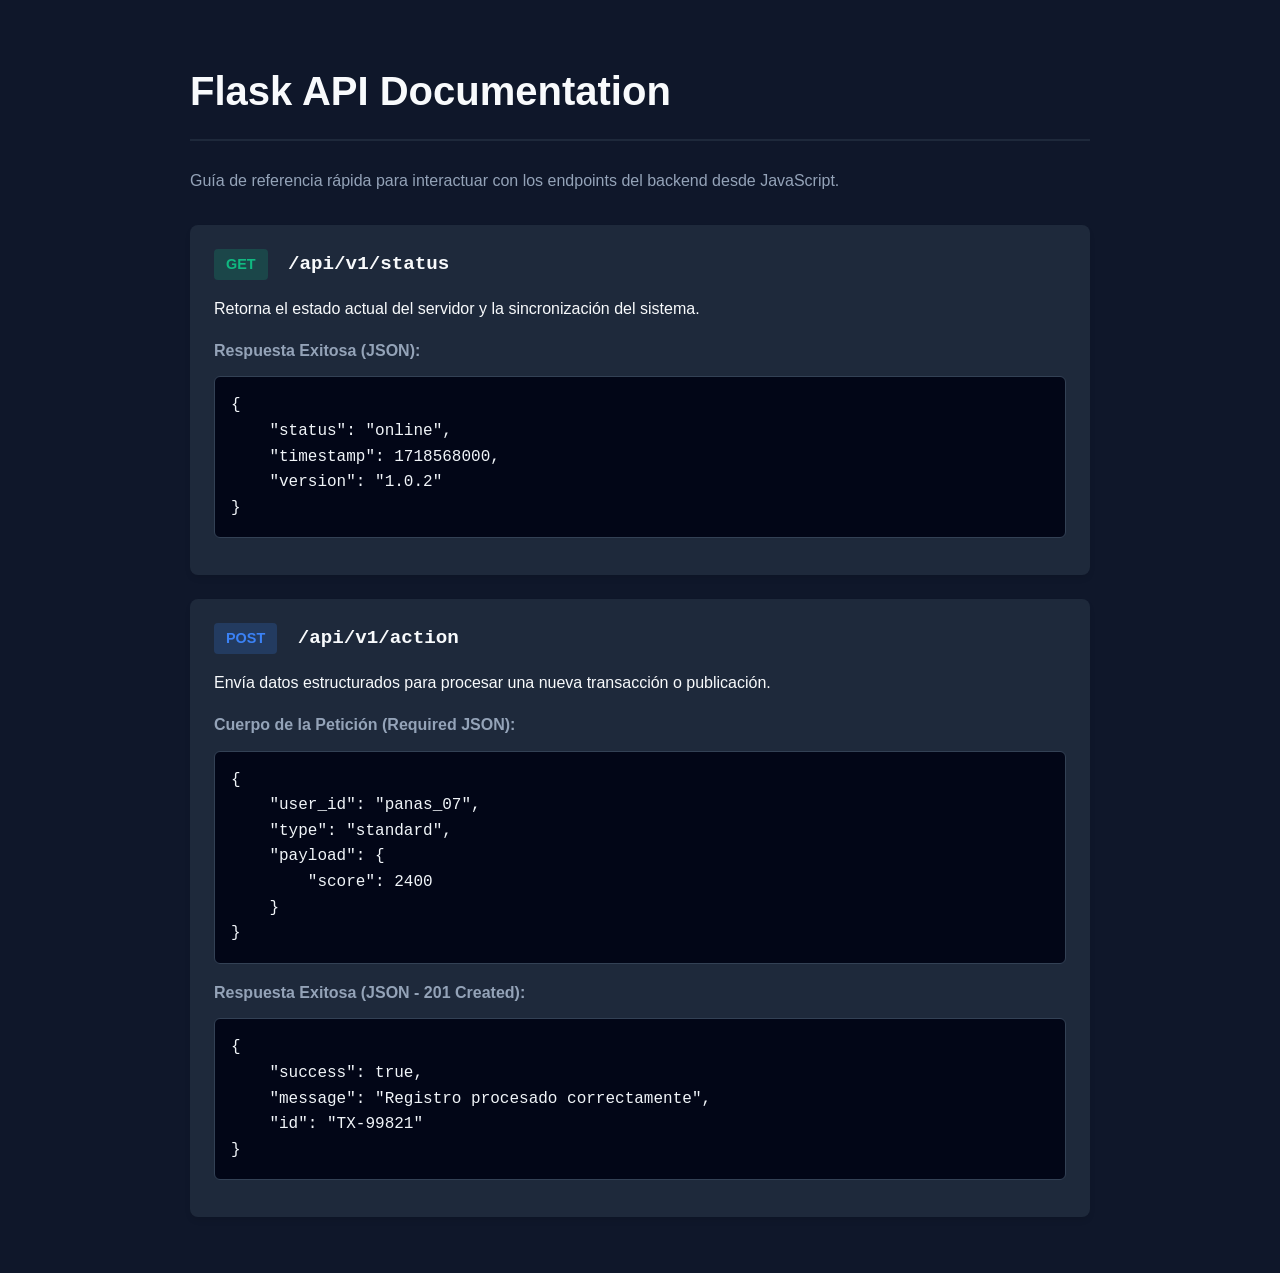
<file: MÓDULO 4/Documents/API/index.html>
<!DOCTYPE html>
<html lang="es">
<head>
    <meta charset="UTF-8">
    <meta name="viewport" content="width=device-width, initial-scale=1.0">
    <title>API Documentation - Core Services</title>
    <style>
        :root {
            --bg-color: #0f172a;
            --card-bg: #1e293b;
            --text-main: #f8fafc;
            --text-muted: #94a3b8;
            --accent-get: #10b981;
            --accent-post: #3b82f6;
            --code-bg: #020617;
        }

        body {
            font-family: 'Segoe UI', Tahoma, Geneva, Verdana, sans-serif;
            background-color: var(--bg-color);
            color: var(--text-main);
            margin: 0;
            padding: 2rem;
            line-height: 1.6;
        }

        .container {
            max-width: 900px;
            margin: 0 auto;
        }

        h1 {
            border-bottom: 2px solid var(--card-bg);
            padding-bottom: 1rem;
            font-size: 2.5rem;
        }

        .description {
            color: var(--text-muted);
            margin-bottom: 2rem;
        }

        .endpoint-card {
            background-color: var(--card-bg);
            border-radius: 8px;
            padding: 1.5rem;
            margin-bottom: 1.5rem;
            box-shadow: 0 4px 6px -1px rgba(0, 0, 0, 0.1);
        }

        .badge {
            display: inline-block;
            padding: 0.25rem 0.75rem;
            border-radius: 4px;
            font-weight: bold;
            font-size: 0.9rem;
            margin-right: 1rem;
        }

        .badge-get { background-color: rgba(16, 185, 129, 0.2); color: var(--accent-get); }
        .badge-post { background-color: rgba(59, 130, 246, 0.2); color: var(--accent-post); }

        .route {
            font-family: 'Courier New', Courier, monospace;
            font-size: 1.2rem;
            font-weight: bold;
        }

        pre {
            background-color: var(--code-bg);
            padding: 1rem;
            border-radius: 6px;
            overflow-x: auto;
            border: 1px solid #334155;
        }

        code {
            font-family: 'Fira Code', Consolas, Monaco, monospace;
            color: #f1f5f9;
        }

        .params-title {
            margin-top: 1rem;
            font-weight: 600;
            color: var(--text-muted);
        }
    </style>
</head>
<body>

    <div class="container">
        <h1>Flask API Documentation</h1>
        <p class="description">Guía de referencia rápida para interactuar con los endpoints del backend desde JavaScript.</p>

        <div class="endpoint-card">
            <div>
                <span class="badge badge-get">GET</span>
                <span class="route">/api/v1/status</span>
            </div>
            <p>Retorna el estado actual del servidor y la sincronización del sistema.</p>
            
            <div class="params-title">Respuesta Exitosa (JSON):</div>
            <pre><code>{
    "status": "online",
    "timestamp": 1718568000,
    "version": "1.0.2"
}</code></pre>
        </div>

        <div class="endpoint-card">
            <div>
                <span class="badge badge-post">POST</span>
                <span class="route">/api/v1/action</span>
            </div>
            <p>Envía datos estructurados para procesar una nueva transacción o publicación.</p>
            
            <div class="params-title">Cuerpo de la Petición (Required JSON):</div>
            <pre><code>{
    "user_id": "panas_07",
    "type": "standard",
    "payload": {
        "score": 2400
    }
}</code></pre>

            <div class="params-title">Respuesta Exitosa (JSON - 201 Created):</div>
            <pre><code>{
    "success": true,
    "message": "Registro procesado correctamente",
    "id": "TX-99821"
}</code></pre>
        </div>
    </div>

</body>
</html>
</file>
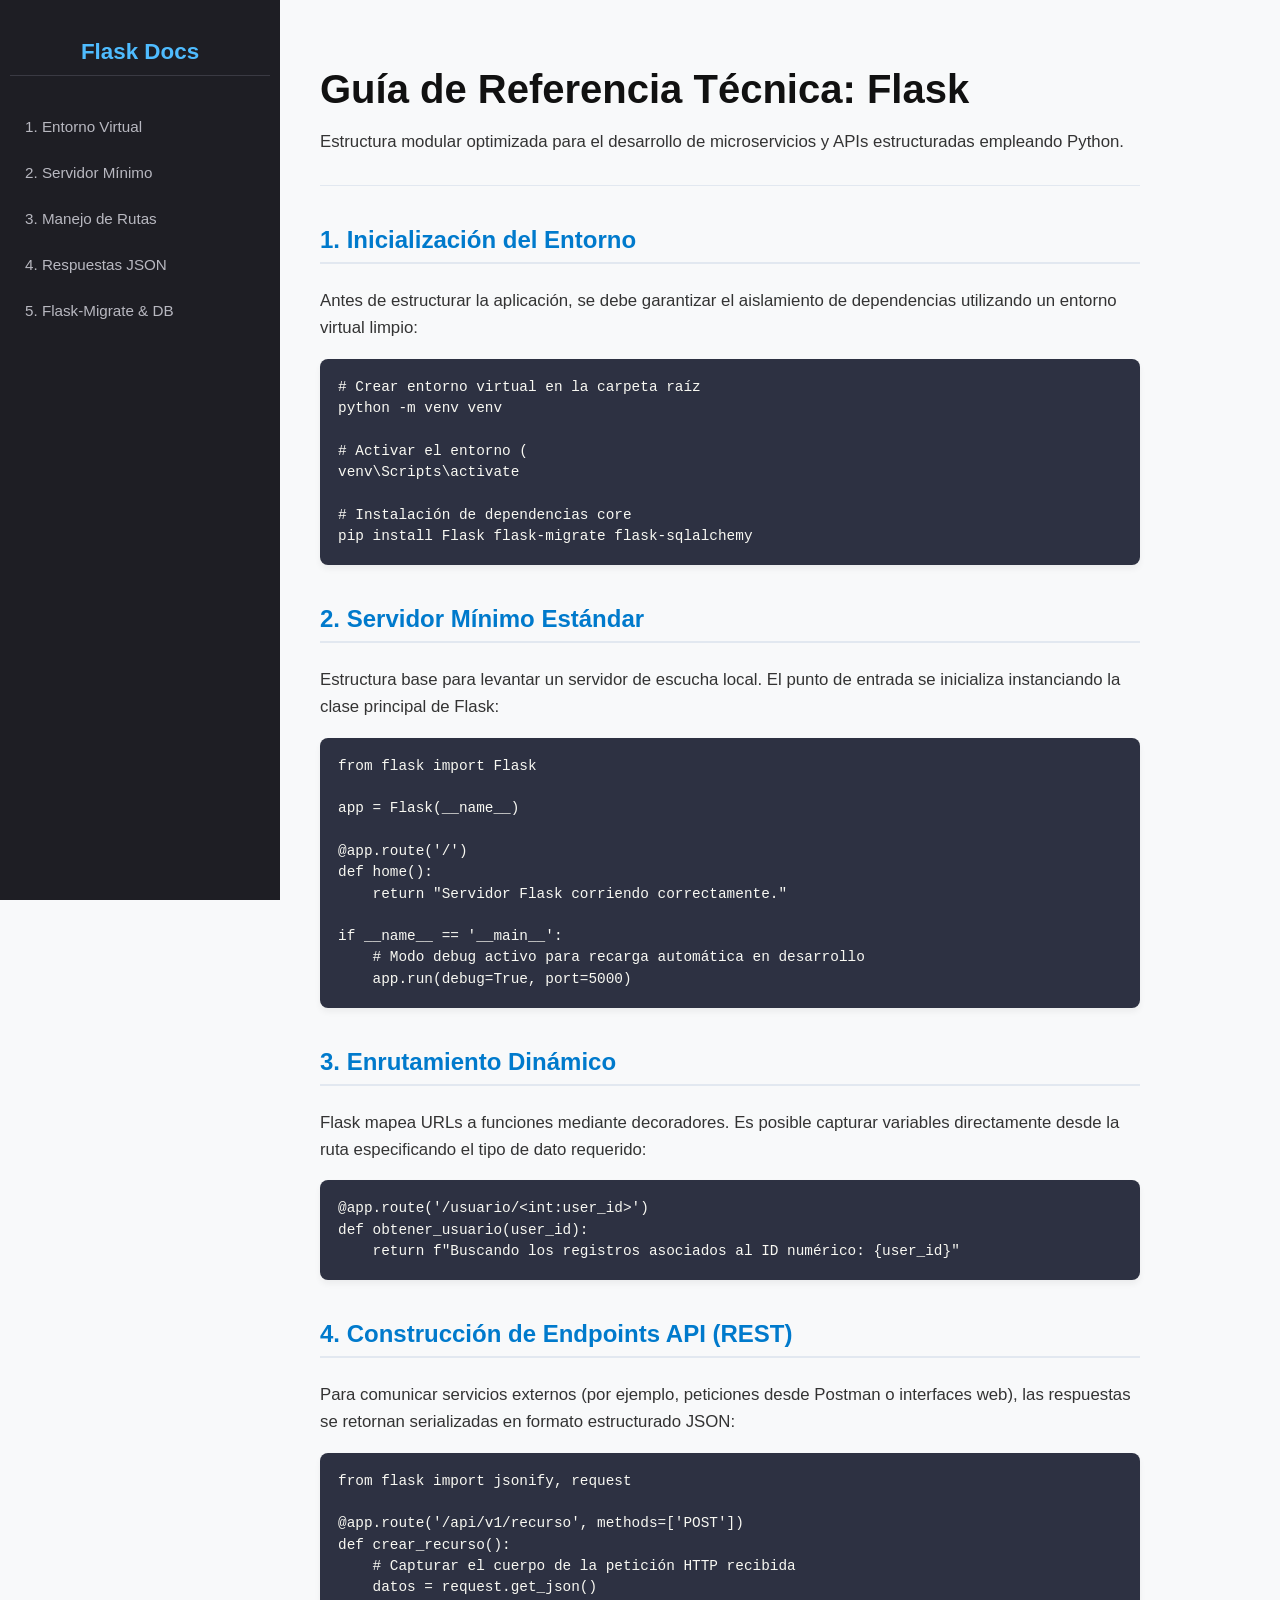
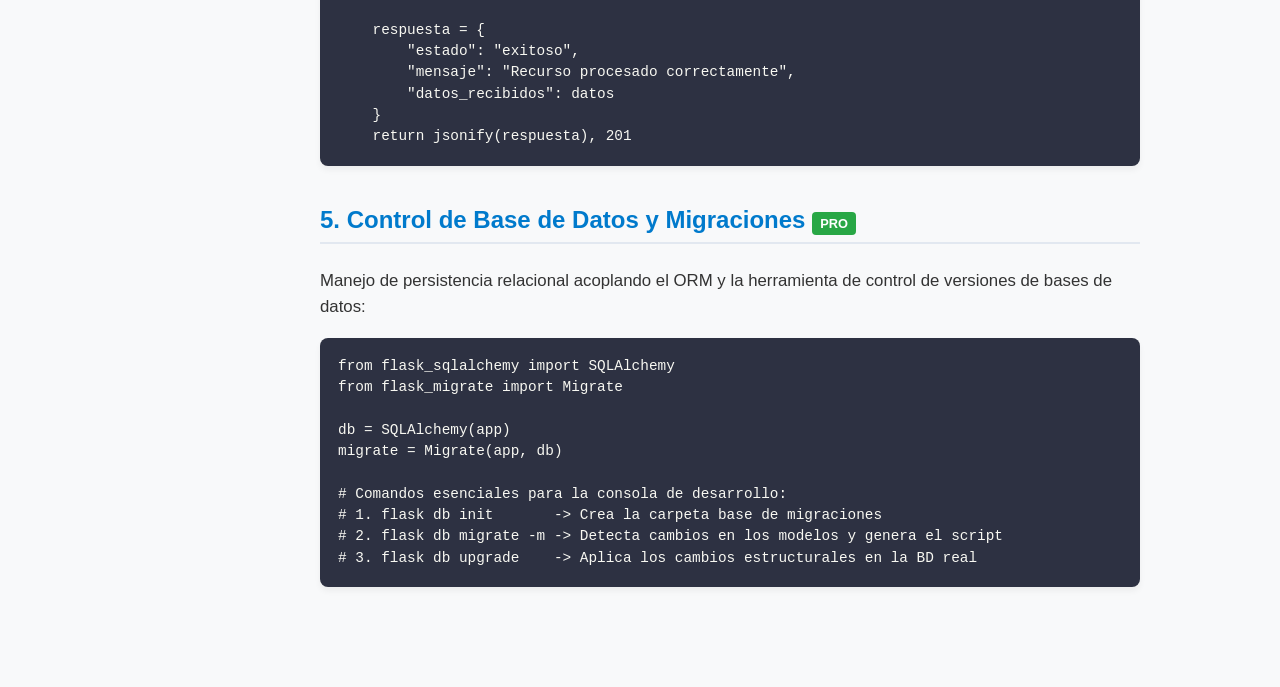
<file: MÓDULO 4/Documents/FLASK/index.html>
<!DOCTYPE html>
<html lang="es">
<head>
    <meta charset="UTF-8">
    <meta name="viewport" content="width=device-width, initial-scale=1.0">
    <title>Documentación Personal: Python Flask API</title>
    <style>
        :root {
            --bg-color: #f8f9fa;
            --sidebar-bg: #1e1e24;
            --sidebar-text: #ffffff;
            --text-color: #333333;
            --accent-color: #007acc;
            --code-bg: #2d3142;
        }

        body {
            font-family: 'Segoe UI', Tahoma, Geneva, Verdana, sans-serif;
            margin: 0;
            padding: 0;
            background-color: var(--bg-color);
            color: var(--text-color);
            display: flex;
        }

        /* Barra Lateral */
        nav {
            width: 280px;
            background-color: var(--sidebar-bg);
            color: var(--sidebar-text);
            height: 100vh;
            position: fixed;
            top: 0;
            left: 0;
            overflow-y: auto;
            padding: 20px 10px;
            box-sizing: border-box;
        }

        nav h2 {
            text-align: center;
            font-size: 1.4rem;
            margin-bottom: 30px;
            color: #4fbcff;
            border-bottom: 1px solid #3a3a43;
            padding-bottom: 10px;
        }

        nav a {
            display: block;
            color: #b8b8c0;
            padding: 12px 15px;
            text-decoration: none;
            border-radius: 6px;
            margin-bottom: 5px;
            font-size: 0.95rem;
            transition: all 0.2s ease;
        }

        nav a:hover {
            background-color: #2b2b36;
            color: var(--sidebar-text);
            padding-left: 20px;
        }

    
        main {
            margin-left: 280px;
            padding: 40px;
            max-width: 900px;
            width: 100%;
            box-sizing: border-box;
        }

        h1 {
            font-size: 2.5rem;
            color: #111;
            margin-bottom: 10px;
        }

        h3 {
            font-size: 1.5rem;
            color: var(--accent-color);
            margin-top: 40px;
            border-bottom: 2px solid #e2e8f0;
            padding-bottom: 8px;
        }

        p {
            line-height: 1.6;
            font-size: 1.05rem;
        }

       
        pre {
            background-color: var(--code-bg);
            color: #f8f8f2;
            padding: 18px;
            border-radius: 8px;
            overflow-x: auto;
            font-family: 'Consolas', 'Courier New', monospace;
            font-size: 0.95rem;
            box-shadow: 0 4px 6px rgba(0,0,0,0.05);
            line-height: 1.4;
        }

        code {
            font-family: 'Consolas', monospace;
            background-color: #e9ecef;
            color: #d63384;
            padding: 2px 6px;
            border-radius: 4px;
            font-size: 0.9rem;
        }

        pre code {
            background-color: transparent;
            color: inherit;
            padding: 0;
        }

        .badge {
            background-color: #28a745;
            color: white;
            padding: 4px 8px;
            border-radius: 4px;
            font-size: 0.8rem;
            font-weight: bold;
        }
    </style>
</head>
<body>

    
    <nav>
        <h2>Flask Docs</h2>
        <a href="#entorno">1. Entorno Virtual</a>
        <a href="#estructura">2. Servidor Mínimo</a>
        <a href="#rutas">3. Manejo de Rutas</a>
        <a href="#api">4. Respuestas JSON</a>
        <a href="#migraciones">5. Flask-Migrate & DB</a>
    </nav>

    
    <main>
        <h1>Guía de Referencia Técnica: Flask</h1>
        <p>Estructura modular optimizada para el desarrollo de microservicios y APIs estructuradas empleando Python.</p>
        
        <hr style="border: 0; height: 1px; background: #e2e8f0; margin: 30px 0;">

        
        <section id="entorno">
            <h3>1. Inicialización del Entorno</h3>
            <p>Antes de estructurar la aplicación, se debe garantizar el aislamiento de dependencias utilizando un entorno virtual limpio:</p>
            <pre><code># Crear entorno virtual en la carpeta raíz
python -m venv venv

# Activar el entorno (
venv\Scripts\activate

# Instalación de dependencias core
pip install Flask flask-migrate flask-sqlalchemy</code></pre>
        </section>

      
        <section id="estructura">
            <h3>2. Servidor Mínimo Estándar</h3>
            <p>Estructura base para levantar un servidor de escucha local. El punto de entrada se inicializa instanciando la clase principal de Flask:</p>
            <pre><code>from flask import Flask

app = Flask(__name__)

@app.route('/')
def home():
    return "Servidor Flask corriendo correctamente."

if __name__ == '__main__':
    # Modo debug activo para recarga automática en desarrollo
    app.run(debug=True, port=5000)</code></pre>
        </section>

        
        <section id="rutas">
            <h3>3. Enrutamiento Dinámico</h3>
            <p>Flask mapea URLs a funciones mediante decoradores. Es posible capturar variables directamente desde la ruta especificando el tipo de dato requerido:</p>
            <pre><code>@app.route('/usuario/&lt;int:user_id&gt;')
def obtener_usuario(user_id):
    return f"Buscando los registros asociados al ID numérico: {user_id}"</code></pre>
        </section>

       
        <section id="api">
            <h3>4. Construcción de Endpoints API (REST)</h3>
            <p>Para comunicar servicios externos (por ejemplo, peticiones desde Postman o interfaces web), las respuestas se retornan serializadas en formato estructurado JSON:</p>
            <pre><code>from flask import jsonify, request

@app.route('/api/v1/recurso', methods=['POST'])
def crear_recurso():
    # Capturar el cuerpo de la petición HTTP recibida
    datos = request.get_json()
    
    respuesta = {
        "estado": "exitoso",
        "mensaje": "Recurso procesado correctamente",
        "datos_recibidos": datos
    }
    return jsonify(respuesta), 201</code></pre>
        </section>

      
        <section id="migraciones">
            <h3>5. Control de Base de Datos y Migraciones <span class="badge">PRO</span></h3>
            <p>Manejo de persistencia relacional acoplando el ORM y la herramienta de control de versiones de bases de datos:</p>
            <pre><code>from flask_sqlalchemy import SQLAlchemy
from flask_migrate import Migrate

db = SQLAlchemy(app)
migrate = Migrate(app, db)

# Comandos esenciales para la consola de desarrollo:
# 1. flask db init       -> Crea la carpeta base de migraciones
# 2. flask db migrate -m -> Detecta cambios en los modelos y genera el script
# 3. flask db upgrade    -> Aplica los cambios estructurales en la BD real</code></pre>
        </section>
    </main>

</body>
</html>
</file>
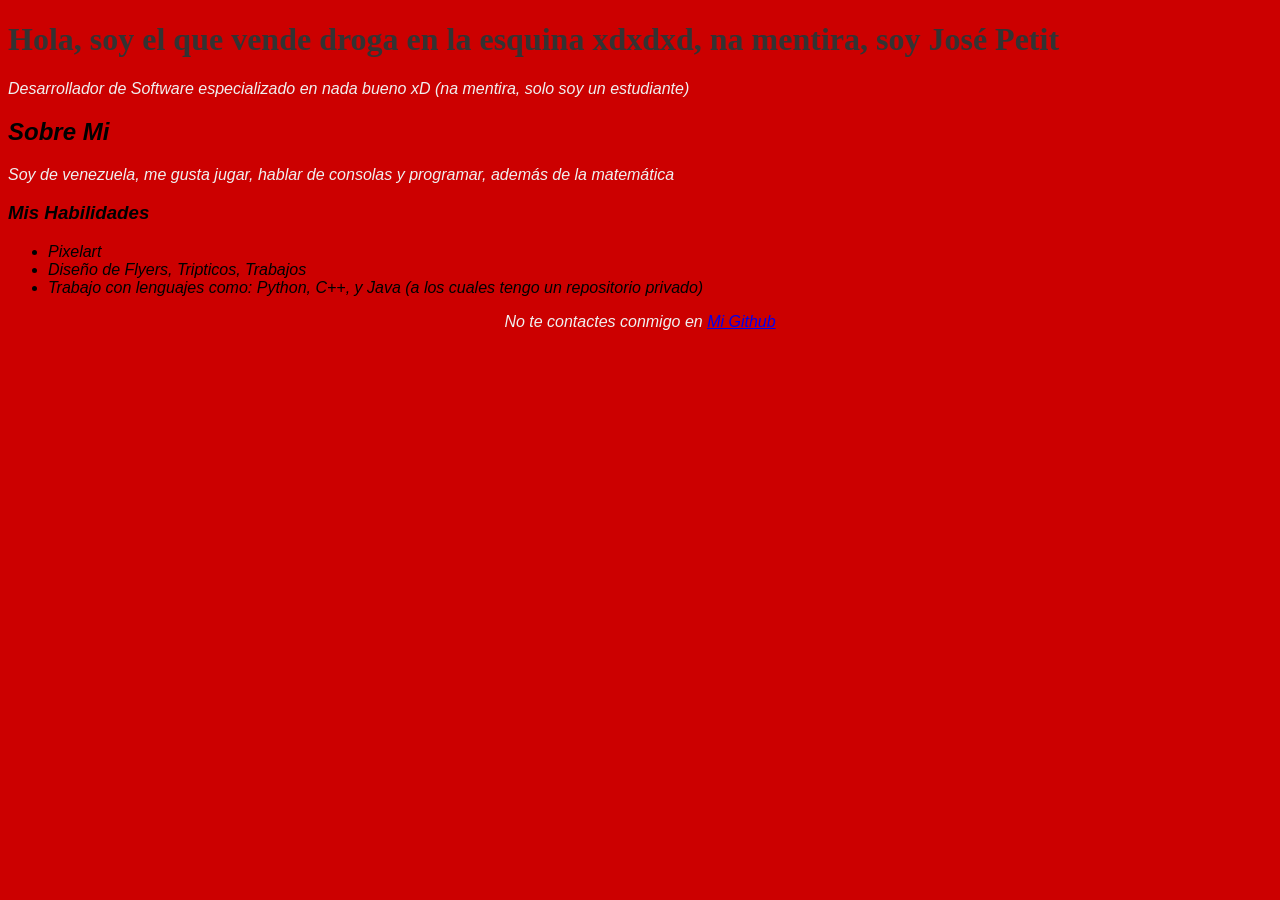
<file: MÓDULO 5/CLASE 2/indexx.html>
<!DOCTYPE html>
 <html lang="en">
 <head>
    <meta charset="UTF-8">
    <meta name="viewport" content="width=device-width, initial-scale=1.0">
    <title>Portafolio del Jotapetas xd</title>
    <link rel="stylesheet" href="design.css">
 </head>
 <body>
   <header>
     <h1>Hola, soy el que vende droga en la esquina xdxdxd, na mentira, soy José Petit</h1>
     <p>Desarrollador de Software especializado en nada bueno xD (na mentira, solo soy un estudiante)</p>
   </header>

   <main>
      <section id="about me"> 
         <h2>Sobre Mi</h2>
         <p>Soy de venezuela, me gusta jugar, hablar de consolas y programar, además de la matemática</p> 
      </section>


      <section id="abilities"> 
         <h3>Mis Habilidades</h3>
         <ul>
            <li>Pixelart</li>
            <li>Diseño de Flyers, Tripticos, Trabajos</li>
            <li>Trabajo con lenguajes como: Python, C++, y Java (a los cuales tengo un repositorio privado)</li>
         </ul>
      </section>
   </main>

  <footer>
     <p>No te contactes conmigo en <a href="https://github.com/josepetitch-lang" target="_blank">Mi Github</a></p>
   </footer> 
 </body>
 </html>
</file>
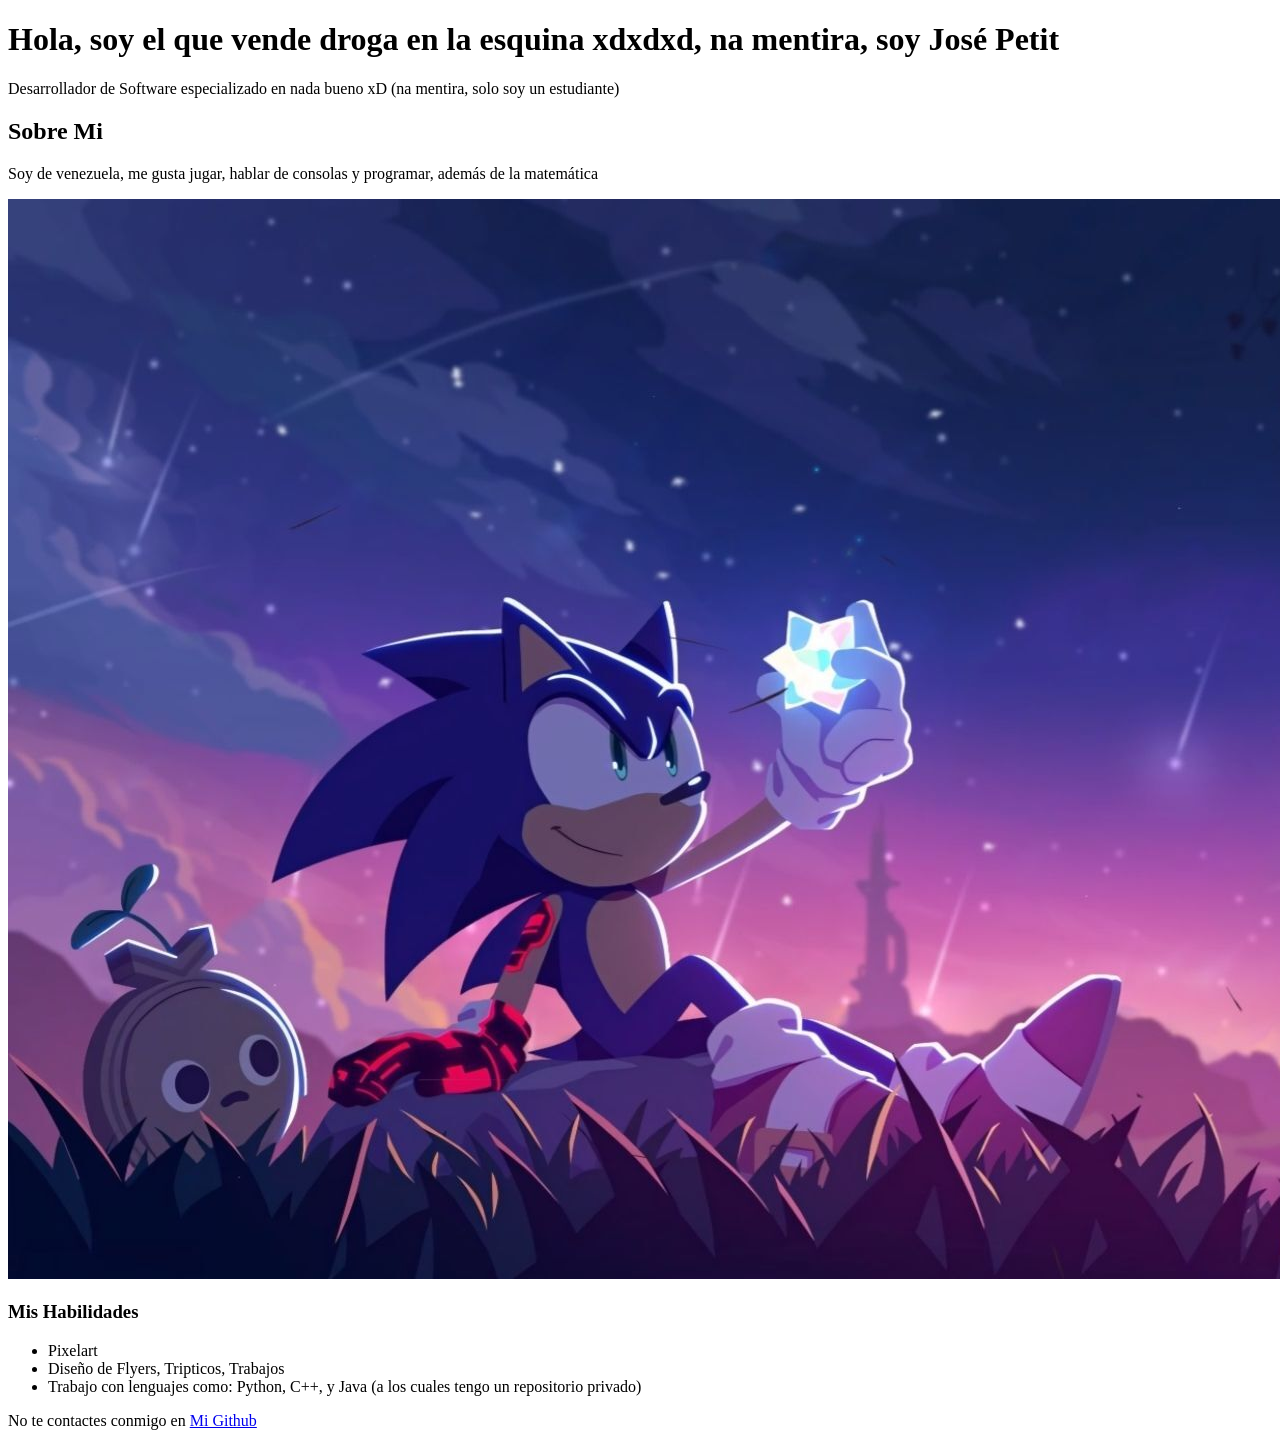
<file: MÓDULO 5/PRACTICA/practica.html>
<!DOCTYPE html>
 <html lang="en">
 <head>
    <meta charset="UTF-8">
    <meta name="viewport" content="width=device-width, initial-scale=1.0">
    <title>Portafolio del Jotapetas xd</title>
 </head>
 <body>

   <header>
     <h1>Hola, soy el que vende droga en la esquina xdxdxd, na mentira, soy José Petit</h1>
     <p>Desarrollador de Software especializado en nada bueno xD (na mentira, solo soy un estudiante)</p>
   </header>

   <main>
      <section id="about me"> 
         <h2>Sobre Mi</h2>
         <p>Soy de venezuela, me gusta jugar, hablar de consolas y programar, además de la matemática</p> 
         <img src="sonic.jpg">
      </section>


      <section id="abilities"> 
         <h3>Mis Habilidades</h3>
         <ul>
            <li>Pixelart</li>
            <li>Diseño de Flyers, Tripticos, Trabajos</li>
            <li>Trabajo con lenguajes como: Python, C++, y Java (a los cuales tengo un repositorio privado)</li>
         </ul>
      </section>
   </main>

  <footer>
     <p>No te contactes conmigo en <a href="https://github.com/josepetitch-lang" target="_blank">Mi Github</a></p>
   </footer> 
 </body>
 </html>
</file>
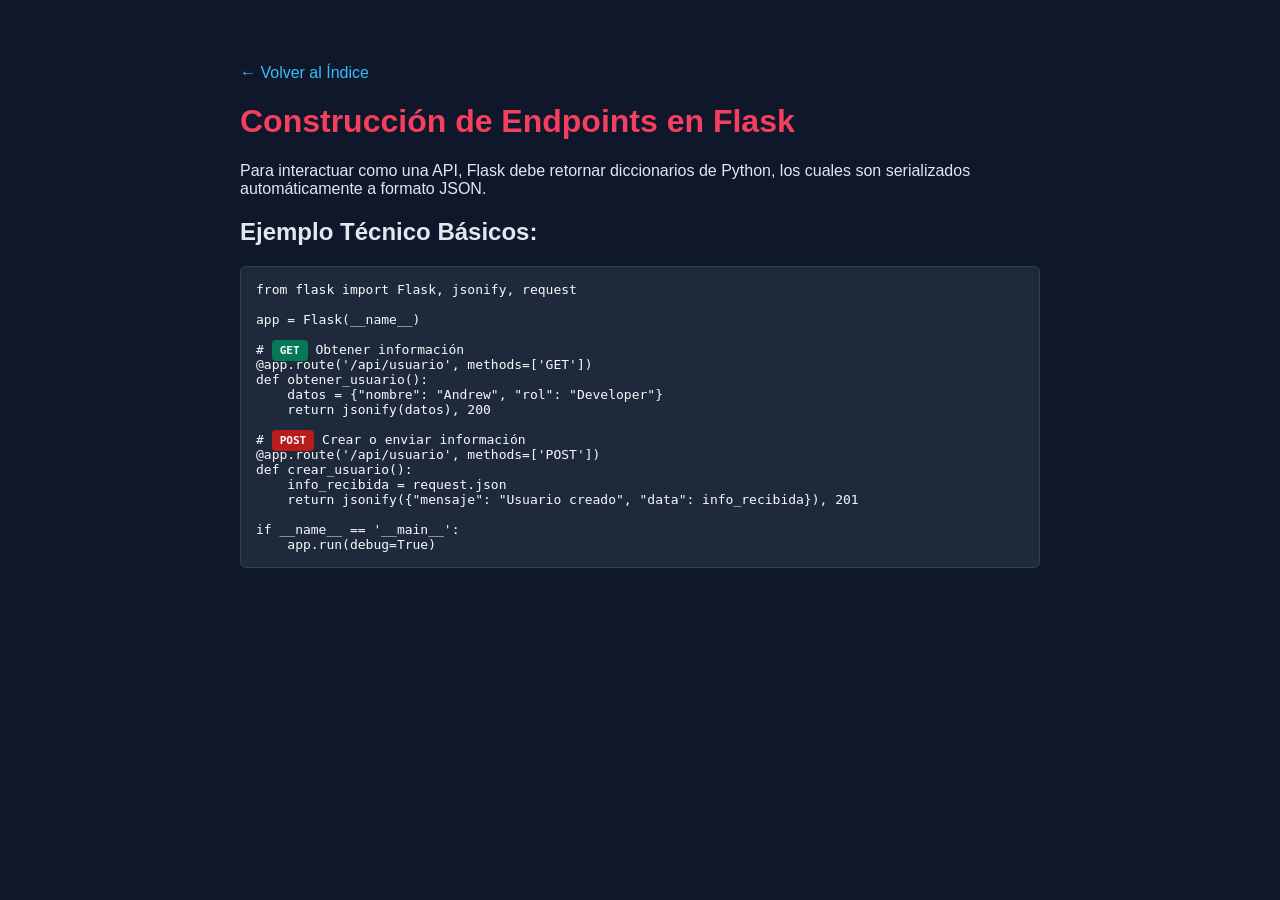
<file: MÓDULO 4/Documents/API/chamba.html>
<!DOCTYPE html>
<html lang="es">
<head>
    <meta charset="UTF-8">
    <title>Flask Endpoints y Rutas</title>
    <style>
        body { font-family: 'Segoe UI', sans-serif; background-color: #0f172a; color: #e2e8f0; padding: 40px; }
        .container { max-width: 800px; margin: 0 auto; }
        h1 { color: #f43f5e; }
        a { color: #38bdf8; text-decoration: none; }
        pre { background-color: #1e293b; padding: 15px; border-radius: 6px; border: 1px solid #334155; overflow-x: auto; color: #f8fafc; }
        .badge { background-color: #475569; padding: 4px 8px; border-radius: 4px; font-size: 0.85em; font-weight: bold; }
        .get { background-color: #047857; }
        .post { background-color: #b91c1c; }
    </style>
</head>
<body>
    <div class="container">
        <p><a href="index_docs.html">← Volver al Índice</a></p>
        <h1>Construcción de Endpoints en Flask</h1>
        <p>Para interactuar como una API, Flask debe retornar diccionarios de Python, los cuales son serializados automáticamente a formato JSON.</p>
        
        <h2>Ejemplo Técnico Básicos:</h2>
        <pre><code>from flask import Flask, jsonify, request

app = Flask(__name__)

# <span class="badge get">GET</span> Obtener información
@app.route('/api/usuario', methods=['GET'])
def obtener_usuario():
    datos = {"nombre": "Andrew", "rol": "Developer"}
    return jsonify(datos), 200

# <span class="badge post">POST</span> Crear o enviar información
@app.route('/api/usuario', methods=['POST'])
def crear_usuario():
    info_recibida = request.json
    return jsonify({"mensaje": "Usuario creado", "data": info_recibida}), 201

if __name__ == '__main__':
    app.run(debug=True)</code></pre>
    </div>
</body>
</html>
</file>
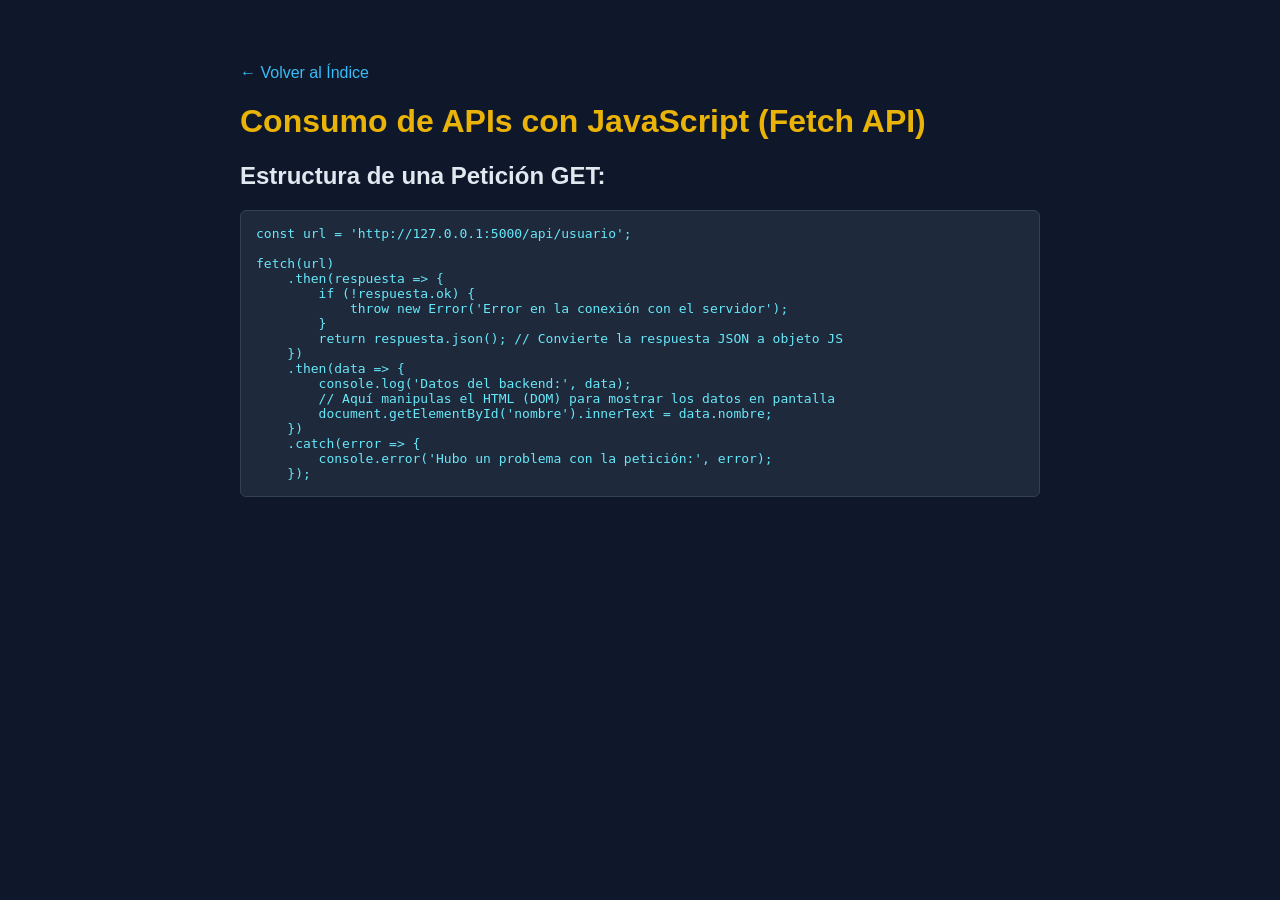
<file: MÓDULO 4/Documents/API/depresion.html>
<!DOCTYPE html>
<html lang="es">
<head>
    <meta charset="UTF-8">
    <title>Consumo de APIs con JS Fetch</title>
    <style>
        body { font-family: 'Segoe UI', sans-serif; background-color: #0f172a; color: #e2e8f0; padding: 40px; }
        .container { max-width: 800px; margin: 0 auto; }
        h1 { color: #eab308; }
        a { color: #38bdf8; text-decoration: none; }
        pre { background-color: #1e293b; padding: 15px; border-radius: 6px; border: 1px solid #334155; overflow-x: auto; color: #67e8f9; }
    </style>
</head>
<body>
    <div class="container">
        <p><a href="index_docs.html">← Volver al Índice</a></p>
        <h1>Consumo de APIs con JavaScript (Fetch API)</h1>
        
        <h2>Estructura de una Petición GET:</h2>
        <pre><code>const url = 'http://127.0.0.1:5000/api/usuario';

fetch(url)
    .then(respuesta => {
        if (!respuesta.ok) {
            throw new Error('Error en la conexión con el servidor');
        }
        return respuesta.json(); // Convierte la respuesta JSON a objeto JS
    })
    .then(data => {
        console.log('Datos del backend:', data);
        // Aquí manipulas el HTML (DOM) para mostrar los datos en pantalla
        document.getElementById('nombre').innerText = data.nombre;
    })
    .catch(error => {
        console.error('Hubo un problema con la petición:', error);
    });</code></pre>
    </div>
</body>
</html>
</file>
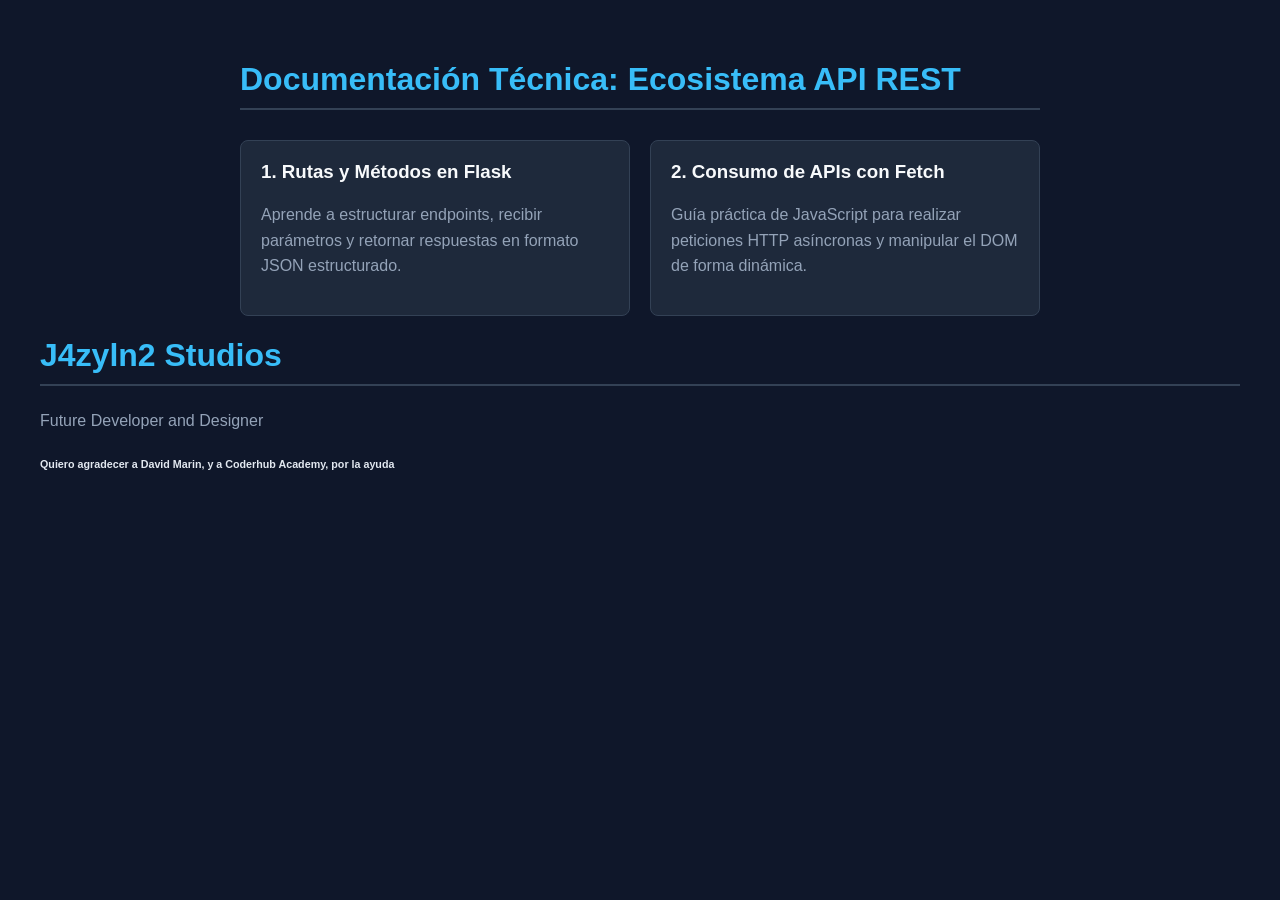
<file: MÓDULO 4/Documents/API/work.html>
<!DOCTYPE html>
<html lang="es">
<head>
    <meta charset="UTF-8">
    <meta name="viewport" content="width=device-width, initial-scale=1.0">
    <title>Documentación de APIs - Inicio</title>
    <style>
        body { font-family: 'Segoe UI', Tahoma, Geneva, Verdana, sans-serif; background-color: #0f172a; color: #e2e8f0; margin: 0; padding: 40px; }
        .container { max-width: 800px; margin: 0 auto; }
        h1 { color: #38bdf8; border-bottom: 2px solid #334155; padding-bottom: 10px; }
        p { line-height: 1.6; color: #94a3b8; }
        .menu { display: grid; grid-template-columns: 1fr 1fr; gap: 20px; margin-top: 30px; }
        .card { background-color: #1e293b; border: 1px solid #334155; border-radius: 8px; padding: 20px; text-decoration: none; color: inherit; transition: transform 0.2s, border-color 0.2s; }
        .card:hover { transform: translateY(-5px); border-color: #38bdf8; }
        .card h3 { margin-top: 0; color: #f8fafc; }
    </style>
</head>
<body>
    <div class="container">
        <h1>Documentación Técnica: Ecosistema API REST</h1>
        <div class="menu">
            <a href="flask_routes.html" class="card">
                <h3>1. Rutas y Métodos en Flask</h3>
                <p>Aprende a estructurar endpoints, recibir parámetros y retornar respuestas en formato JSON estructurado.</p>
            </a>
            <a href="fetch_api.html" class="card">
                <h3>2. Consumo de APIs con Fetch</h3>
                <p>Guía práctica de JavaScript para realizar peticiones HTTP asíncronas y manipular el DOM de forma dinámica.</p>
            </a>
        </div>
    </div>

    <footer>
        <h1>J4zyln2 Studios</h1>
        <p>Future Developer and Designer</p>
        <h6>Quiero agradecer a David Marin, y a Coderhub Academy, por la ayuda</h6> 
    </footer>
</body>
</html>
</file>
<file: MÓDULO 5/CLASE 2/design.css>
body {
    background-color: #cc0000;
}

p{
    color : #f0f0f0;
    font-family: Arial, sans-serif;
    font-style: italic;
}

footer {
    color : #CCFF00;
    text-align : center;
}

section {
    background-color: #cc0000;
    font-family: Arial, sans-serif;
    font-style: Italic;
}


h1{
    color: #333;
}
</file>
